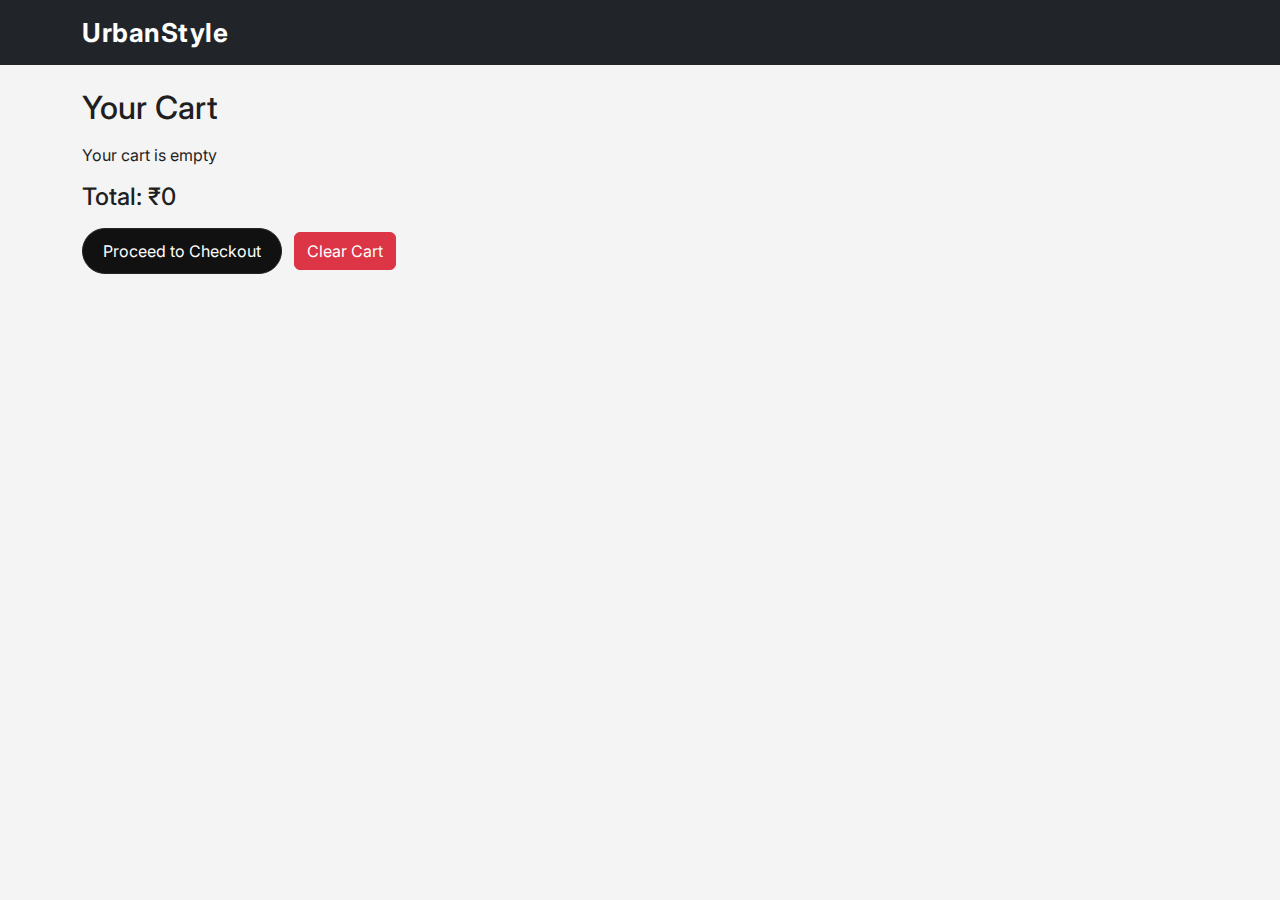
<file: cart.html>
<!DOCTYPE html>
<html lang="en">
<head>
<meta charset="UTF-8">
<title>Your Cart</title>
<link href="https://cdn.jsdelivr.net/npm/bootstrap@5.3.2/dist/css/bootstrap.min.css" rel="stylesheet">
<link rel="stylesheet" href="style.css">
</head>

<body>

<nav class="navbar navbar-dark bg-dark">
  <div class="container">
    <a class="navbar-brand" href="index.html">UrbanStyle</a>
  </div>
</nav>

<div class="container mt-4">
  <h2>Your Cart</h2>

  <div id="cartItems" class="mt-3"></div>

  <h4 class="cart-total mt-3">
    Total: ₹<span id="total">0</span>
  </h4>

  <div class="mt-3">
    <button class="btn btn-dark" onclick="proceedToCheckout()">
      Proceed to Checkout
    </button>

    <button class="btn btn-danger ms-2" onclick="clearCart()">
      Clear Cart
    </button>
  </div>
</div>

<script src="script.js"></script>
<script>loadCart();</script>
</body>
</html>
</file>
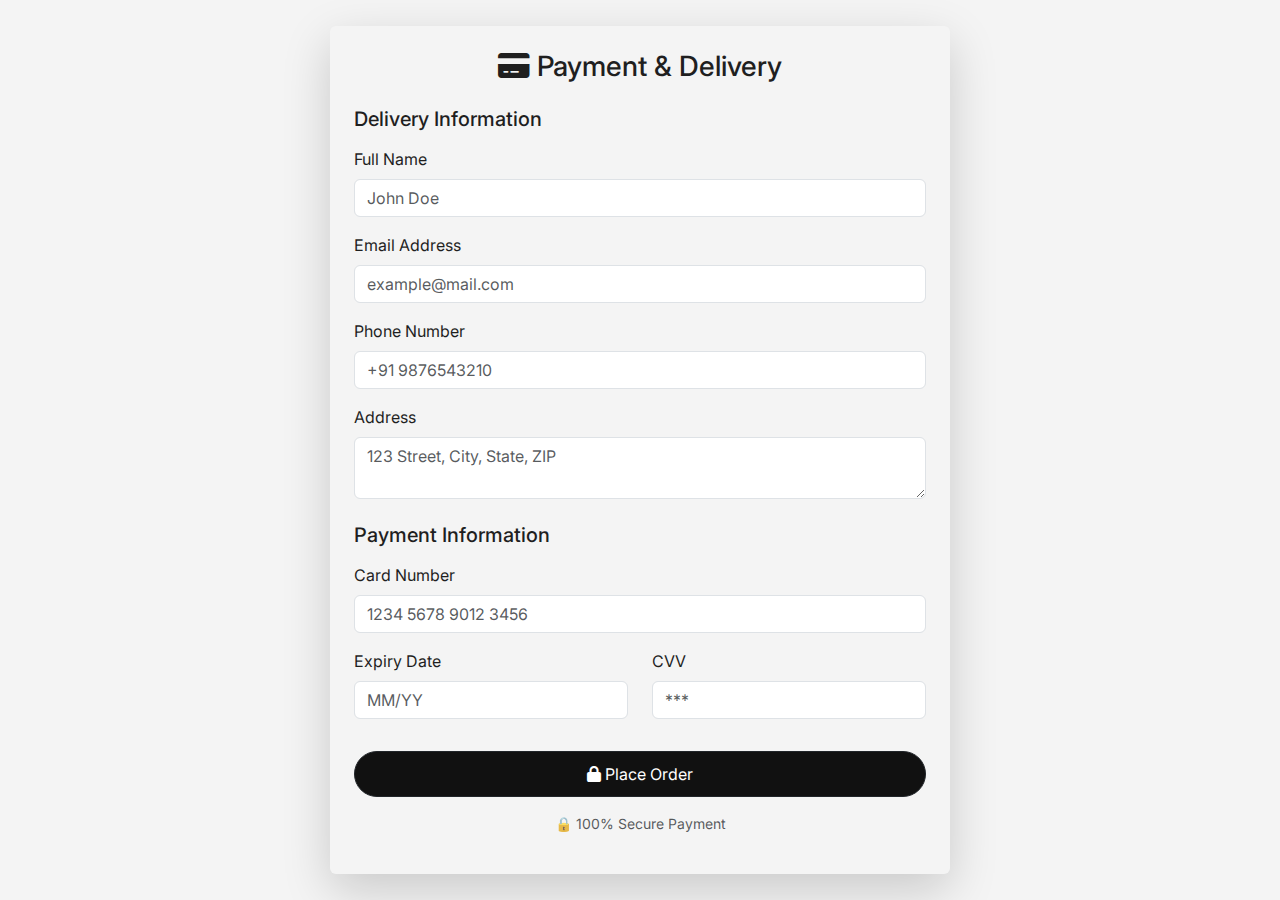
<file: payment.html>
<!DOCTYPE html>
<html lang="en">
<head>
  <meta charset="UTF-8">
  <title>Secure Payment & Delivery</title>
  <meta name="viewport" content="width=device-width, initial-scale=1.0">
  <link href="https://cdn.jsdelivr.net/npm/bootstrap@5.3.2/dist/css/bootstrap.min.css" rel="stylesheet">
  <link rel="stylesheet" href="https://cdnjs.cloudflare.com/ajax/libs/font-awesome/6.5.1/css/all.min.css">
  <link rel="stylesheet" href="style.css">
</head>

<body class="payment-bg">

<div class="container d-flex justify-content-center align-items-center min-vh-100">
  <div class="payment-card shadow-lg p-4 rounded">

    <h3 class="text-center mb-4">
      <i class="fa-solid fa-credit-card"></i> Payment & Delivery
    </h3>

    <form onsubmit="placeOrder(event)">

      <!-- Delivery Information -->
      <h5 class="mb-3">Delivery Information</h5>
      
      <div class="mb-3">
        <label class="form-label">Full Name</label>
        <input type="text" class="form-control" placeholder="John Doe" required maxlength="50" pattern="[A-Za-z\s]+">
      </div>

      <div class="mb-3">
        <label class="form-label">Email Address</label>
        <input type="email" class="form-control" placeholder="example@mail.com" required>
      </div>

      <div class="mb-3">
        <label class="form-label">Phone Number</label>
        <input type="tel" class="form-control" placeholder="+91 9876543210" required pattern="[0-9]{10}" maxlength="10">
      </div>

      <div class="mb-3">
        <label class="form-label">Address</label>
        <textarea class="form-control" placeholder="123 Street, City, State, ZIP" required maxlength="200"></textarea>
      </div>

      <!-- Payment Information -->
      <h5 class="mb-3 mt-4">Payment Information</h5>

      <div class="mb-3">
        <label class="form-label">Card Number</label>
        <input type="text" class="form-control" placeholder="1234 5678 9012 3456"  maxlength="20">
      </div>

      <div class="row">
        <div class="col-md-6 mb-3">
          <label class="form-label">Expiry Date</label>
          <input type="text" class="form-control" placeholder="MM/YY" required pattern="(0[1-9]|1[0-2])\/\d{2}" maxlength="5">
        </div>

        <div class="col-md-6 mb-3">
          <label class="form-label">CVV</label>
          <input type="password" class="form-control" placeholder="***" required pattern="\d{3}" maxlength="3">
        </div>
      </div>

      <button class="btn btn-dark w-100 mt-3">
        <i class="fa-solid fa-lock"></i> Place Order
      </button>

      <p class="text-center text-muted mt-3 small">
        🔒 100% Secure Payment
      </p>
    </form>

  </div>
</div>

<script>
function placeOrder(e){
  e.preventDefault();
  
  // Optional: You can also validate form data here manually before placing order

  alert("Order placed successfully!");
  localStorage.removeItem("cart");
  window.location.href = "success.html";
}
</script>

</body>
</html>
</file>
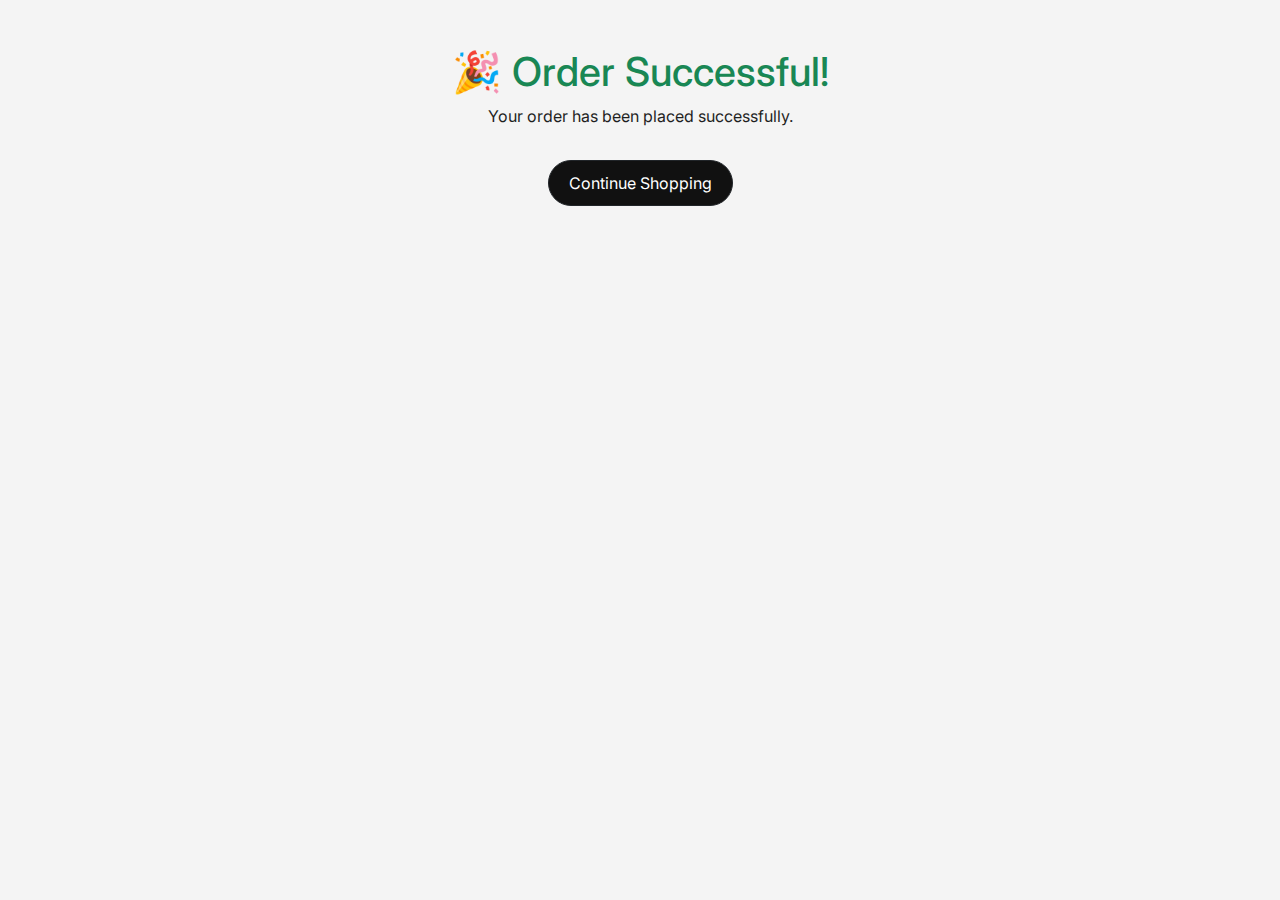
<file: success.html>
<!DOCTYPE html>
<html>
<head>
<title>Order Success</title>
<link href="https://cdn.jsdelivr.net/npm/bootstrap@5.3.2/dist/css/bootstrap.min.css" rel="stylesheet">
<link rel="stylesheet" href="style.css">
</head>

<body>

<div class="container text-center mt-5">
  <h1 class="text-success">🎉 Order Successful!</h1>
  <p>Your order has been placed successfully.</p>
  <a href="index.html" class="btn btn-dark mt-3">Continue Shopping</a>
</div>

</body>
</html>
</file>
<file: style.css>
/* ================== ROOT & FONTS ================== */
@import url('https://fonts.googleapis.com/css2?family=Inter:wght@300;400;500;600;700&display=swap');

:root {
  --bg-main: #f4f4f4;
  --card-bg: #ffffff;
  --text-main: #1f1f1f;
  --text-muted: #6f6f6f;
  --text-light: #9a9a9a;
  --accent: #ff3f6c;
  --accent-soft: rgba(255,63,108,0.15);
  --success: #198754;
}

/* ================== BASE ================== */
body {
  margin: 0;
  background-color: var(--bg-main);
  font-family: 'Inter', 'Segoe UI', sans-serif;
  color: var(--text-main);
  overflow-x: hidden;
}

a {
  text-decoration: none;
  color: inherit;
}

/* ================== NAVBAR ================== */
.navbar {
  animation: navDrop 0.8s ease forwards;
}

.navbar-brand {
  font-size: 26px;
  font-weight: 700;
  letter-spacing: 0.5px;
}

@keyframes navDrop {
  from { opacity: 0; transform: translateY(-20px); }
  to { opacity: 1; transform: translateY(0); }
}

/* Cart badge */
.cart-count {
  background: var(--accent);
  color: #fff;
  padding: 3px 8px;
  border-radius: 50%;
  font-size: 13px;
  animation: pulse 2s infinite;
}

@keyframes pulse {
  0% { box-shadow: 0 0 0 0 rgba(255,63,108,0.4); }
  70% { box-shadow: 0 0 0 12px rgba(255,63,108,0); }
  100% { box-shadow: 0 0 0 0 rgba(255,63,108,0); }
}

/* ================== HERO ================== */
.hero {
  position: relative;
  height: 60vh;
  display: flex;
  align-items: center;
  justify-content: center;
  overflow: hidden;
  background: url("images/fashion-bg.jpg") center/cover no-repeat;
}

.hero::before {
  content: "";
  position: absolute;
  inset: 0;
  background: inherit;
  animation: heroZoom 18s ease-in-out infinite alternate;
  z-index: -1;
}

@keyframes heroZoom {
  from { transform: scale(1); }
  to { transform: scale(1.12); }
}

.hero-overlay {
  background: rgba(0,0,0,0.6);
  color: #fff;
  padding: 40px 60px;
  text-align: center;
  border-radius: 14px;
  backdrop-filter: blur(6px);
  animation: heroFade 1.2s ease forwards;
}

.hero h1 {
  font-size: 46px;
  font-weight: 700;
}

.hero p {
  font-size: 18px;
  opacity: 0.9;
}

@keyframes heroFade {
  from { opacity: 0; transform: translateY(20px); }
  to { opacity: 1; transform: translateY(0); }
}

/* ================== FILTER BAR ================== */
.filter-bar {
  display: flex;
  gap: 14px;
  padding: 14px;
  border-radius: 14px;
  background: rgba(255,255,255,0.85);
  backdrop-filter: blur(12px);
  box-shadow: 0 10px 30px rgba(0,0,0,0.08);
  position: sticky;
  top: 20px;
  z-index: 1000;
}

.filter-bar input,
.filter-bar select {
  border-radius: 10px;
  border: 1px solid #ddd;
  padding: 10px 12px;
  transition: all 0.3s ease;
}

.filter-bar input:focus,
.filter-bar select:focus {
  outline: none;
  box-shadow: 0 0 0 4px var(--accent-soft);
  transform: translateY(-2px);
}

/* ================== PRICE SLIDER ================== */
.filter-price input[type="range"] {
  width: 100%;
  height: 6px;
  border-radius: 10px;
  background: linear-gradient(90deg, #ff3f6c, #ff8fa8, #ff3f6c);
  background-size: 200% 100%;
  animation: sliderFlow 3s linear infinite;
}

@keyframes sliderFlow {
  0% { background-position: 0% 50%; }
  100% { background-position: 200% 50%; }
}

.filter-price input::-webkit-slider-thumb {
  appearance: none;
  width: 16px;
  height: 16px;
  background: var(--accent);
  border-radius: 50%;
  cursor: pointer;
}

/* ================== PRODUCTS ================== */
.product-card {
  position: relative;
  background: var(--card-bg);
  border-radius: 16px;
  overflow: hidden;
  border: 1px solid rgba(0,0,0,0.05);
  transform-style: preserve-3d;
  transition: all 0.5s cubic-bezier(0.22,1,0.36,1);
}

.product-card:hover {
  transform: translateY(-14px) rotateX(2deg) rotateY(-2deg);
  box-shadow: 0 25px 50px rgba(0,0,0,0.15);
}

/* Image */
.product-card img {
  height: 260px;
  width: 100%;
  object-fit: cover;
  transition: transform 0.9s cubic-bezier(0.22,1,0.36,1);
}

.product-card:hover img {
  transform: scale(1.18) translateY(-6px);
}

/* Shine */
.product-card::before {
  content: "";
  position: absolute;
  inset: 0;
  background: linear-gradient(120deg, transparent, rgba(255,255,255,0.5), transparent);
  transform: translateX(-120%);
  transition: 0.7s;
}

.product-card:hover::before {
  transform: translateX(120%);
}

/* Glow border */
.product-card::after {
  content: "";
  position: absolute;
  inset: 0;
  border-radius: 16px;
  pointer-events: none;
  opacity: 0;
  background: linear-gradient(120deg, transparent, var(--accent-soft), transparent);
  transition: opacity 0.5s ease;
}

.product-card:hover::after {
  opacity: 1;
}

/* ================== PRODUCT INFO ================== */
.product-info {
  padding: 14px;
  transition: transform 0.4s ease;
}

.product-card:hover .product-info {
  transform: translateY(-6px);
}

.product-info h6 {
  font-weight: 600;
  font-size: 14px;
}

.product-info p {
  font-size: 13px;
  color: var(--text-muted);
}

.price {
  font-size: 18px;
  font-weight: 700;
  color: var(--accent);
}

/* ================== CATEGORY CHIP ================== */
.category {
  display: inline-block;
  font-size: 11px;
  background: var(--accent-soft);
  color: var(--accent);
  padding: 4px 10px;
  border-radius: 20px;
  transition: all 0.3s ease;
}

.product-card:hover .category {
  background: var(--accent);
  color: #fff;
  transform: scale(1.1);
}

/* ================== WISHLIST ================== */
.wishlist {
  position: absolute;
  top: 14px;
  right: 14px;
  background: #fff;
  padding: 7px;
  border-radius: 50%;
  box-shadow: 0 6px 14px rgba(0,0,0,0.15);
  cursor: pointer;
  transition: transform 0.3s ease;
}

.wishlist:hover {
  transform: scale(1.15);
}

.wishlist.active {
  animation: heartPop 0.4s ease;
}

@keyframes heartPop {
  0% { transform: scale(1); }
  50% { transform: scale(1.4); }
  100% { transform: scale(1); }
}

/* ================== BUTTONS ================== */
.btn-dark {
  border-radius: 30px;
  background: #111;
  color: #fff;
  padding: 10px 20px;
  transition: all 0.25s ease;
  position: relative;
  overflow: hidden;
}

.btn-dark:hover {
  transform: translateY(-2px);
  box-shadow: 0 10px 25px rgba(0,0,0,0.25);
}

.btn-dark:active {
  transform: scale(0.96);
}

/* ================== FOOTER ================== */
footer {
  background: linear-gradient(270deg, #111, #1c1c1c, #111);
  background-size: 400% 400%;
  animation: footerFlow 12s ease infinite;
  color: #bbb;
  padding: 40px 20px;
}

@keyframes footerFlow {
  0% { background-position: 0% 50%; }
  50% { background-position: 100% 50%; }
  100% { background-position: 0% 50%; }
}

footer h5 {
  color: #fff;
}

footer a:hover {
  color: #fff;
}

/* ================== RESPONSIVE ================== */
@media (max-width: 768px) {
  .hero h1 { font-size: 30px; }
  .filter-bar { flex-direction: column; }
}
</file>
